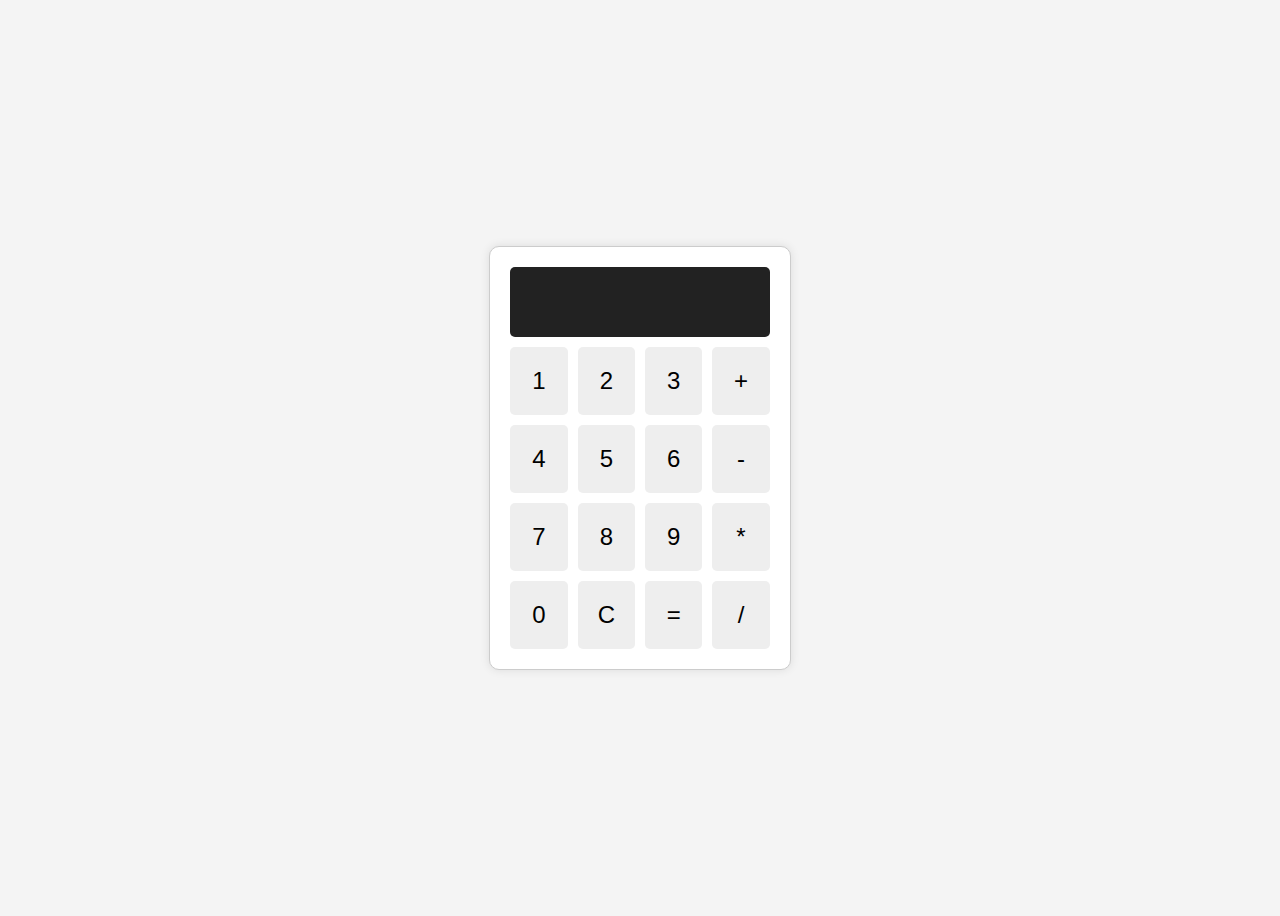
<file: Codsoft/Calculator/index.html>
<!DOCTYPE html>
<html lang="en">
<head>
    <meta charset="UTF-8">
    <meta name="viewport" content="width=device-width, initial-scale=1.0">
    <title>Calculator</title>
    <link rel="stylesheet" href="style.css">
</head>
<body>
    <div class="calculator">
        <div class="display" id="display"></div>
        <div class="buttons">
            <button class="button" onclick="appendNumber('1')">1</button>
            <button class="button" onclick="appendNumber('2')">2</button>
            <button class="button" onclick="appendNumber('3')">3</button>
            <button class="button" onclick="chooseOperation('+')">+</button>
            <button class="button" onclick="appendNumber('4')">4</button>
            <button class="button" onclick="appendNumber('5')">5</button>
            <button class="button" onclick="appendNumber('6')">6</button>
            <button class="button" onclick="chooseOperation('-')">-</button>
            <button class="button" onclick="appendNumber('7')">7</button>
            <button class="button" onclick="appendNumber('8')">8</button>
            <button class="button" onclick="appendNumber('9')">9</button>
            <button class="button" onclick="chooseOperation('*')">*</button>
            <button class="button" onclick="appendNumber('0')">0</button>
            <button class="button" onclick="clearDisplay()">C</button>
            <button class="button" onclick="compute()">=</button>
            <button class="button" onclick="chooseOperation('/')">/</button>
        </div>
    </div>
    <script src="script.js"></script>
</body>
</html>
</file>
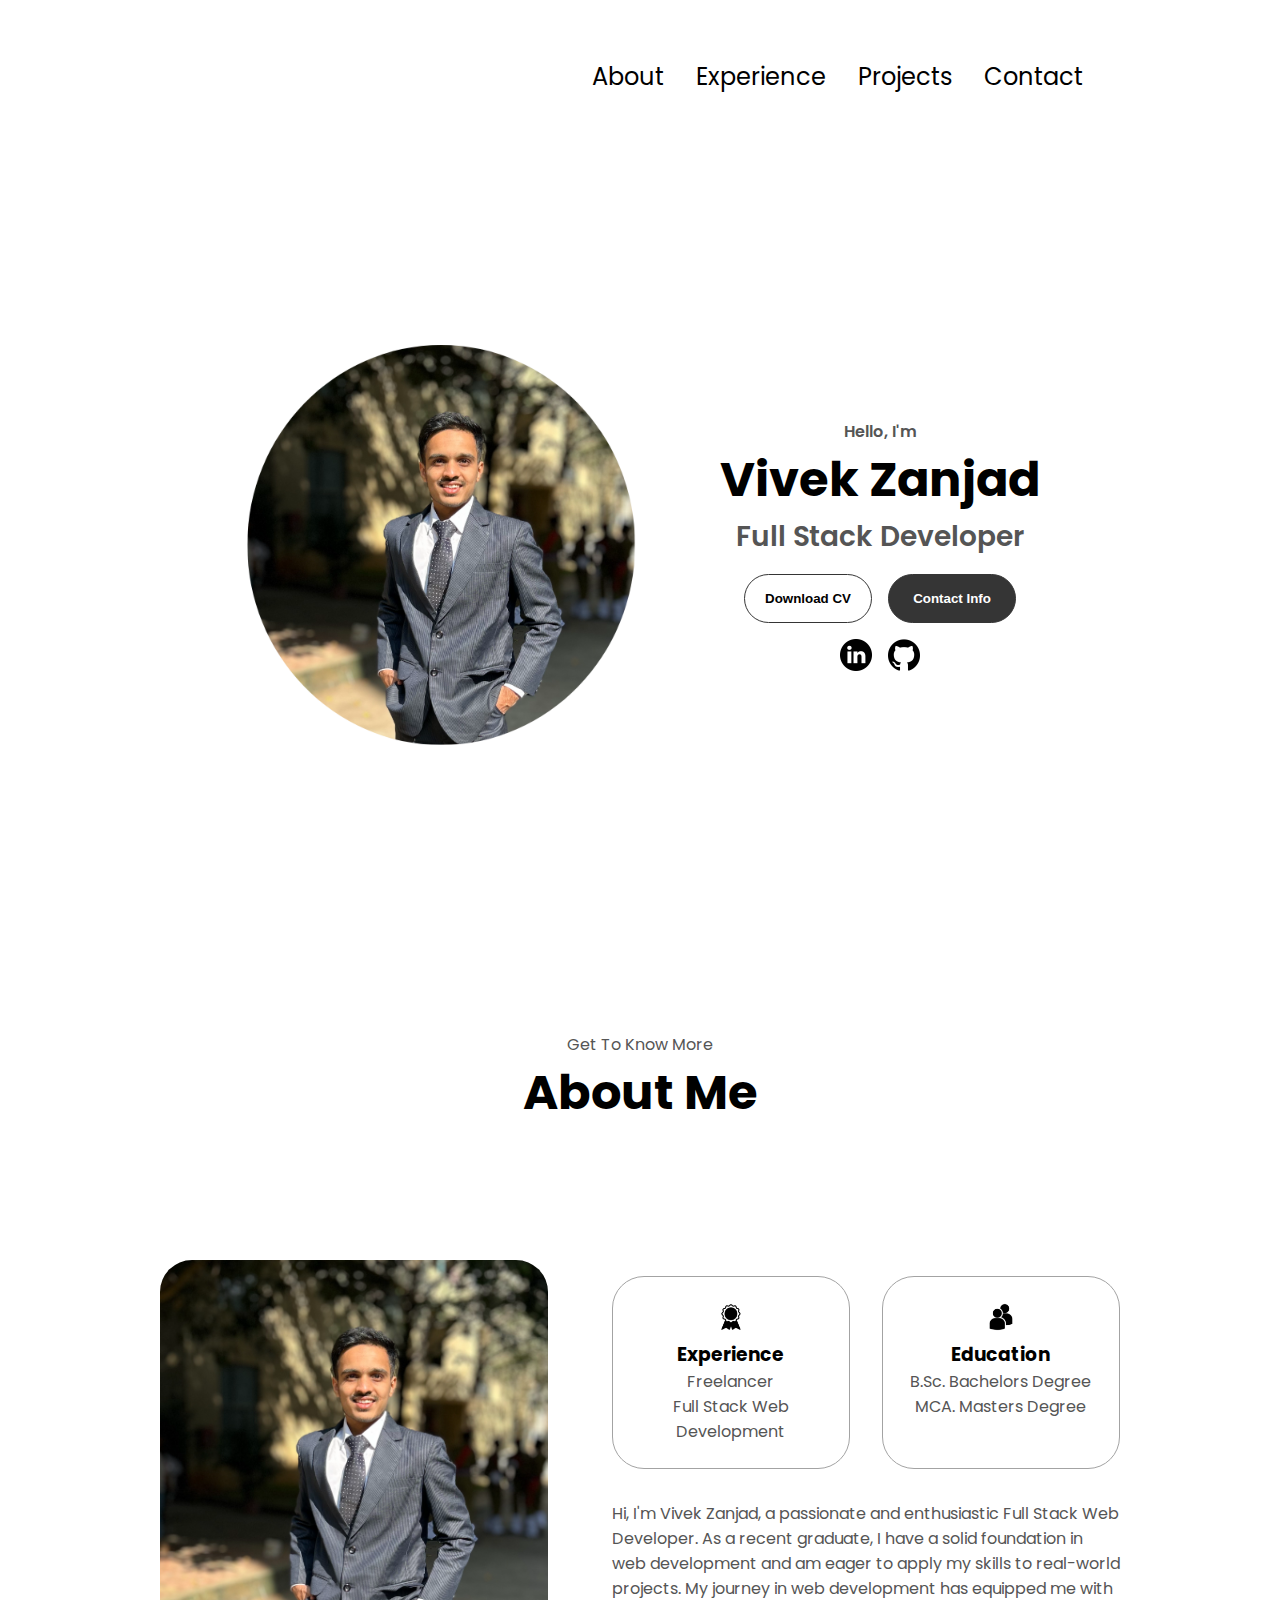
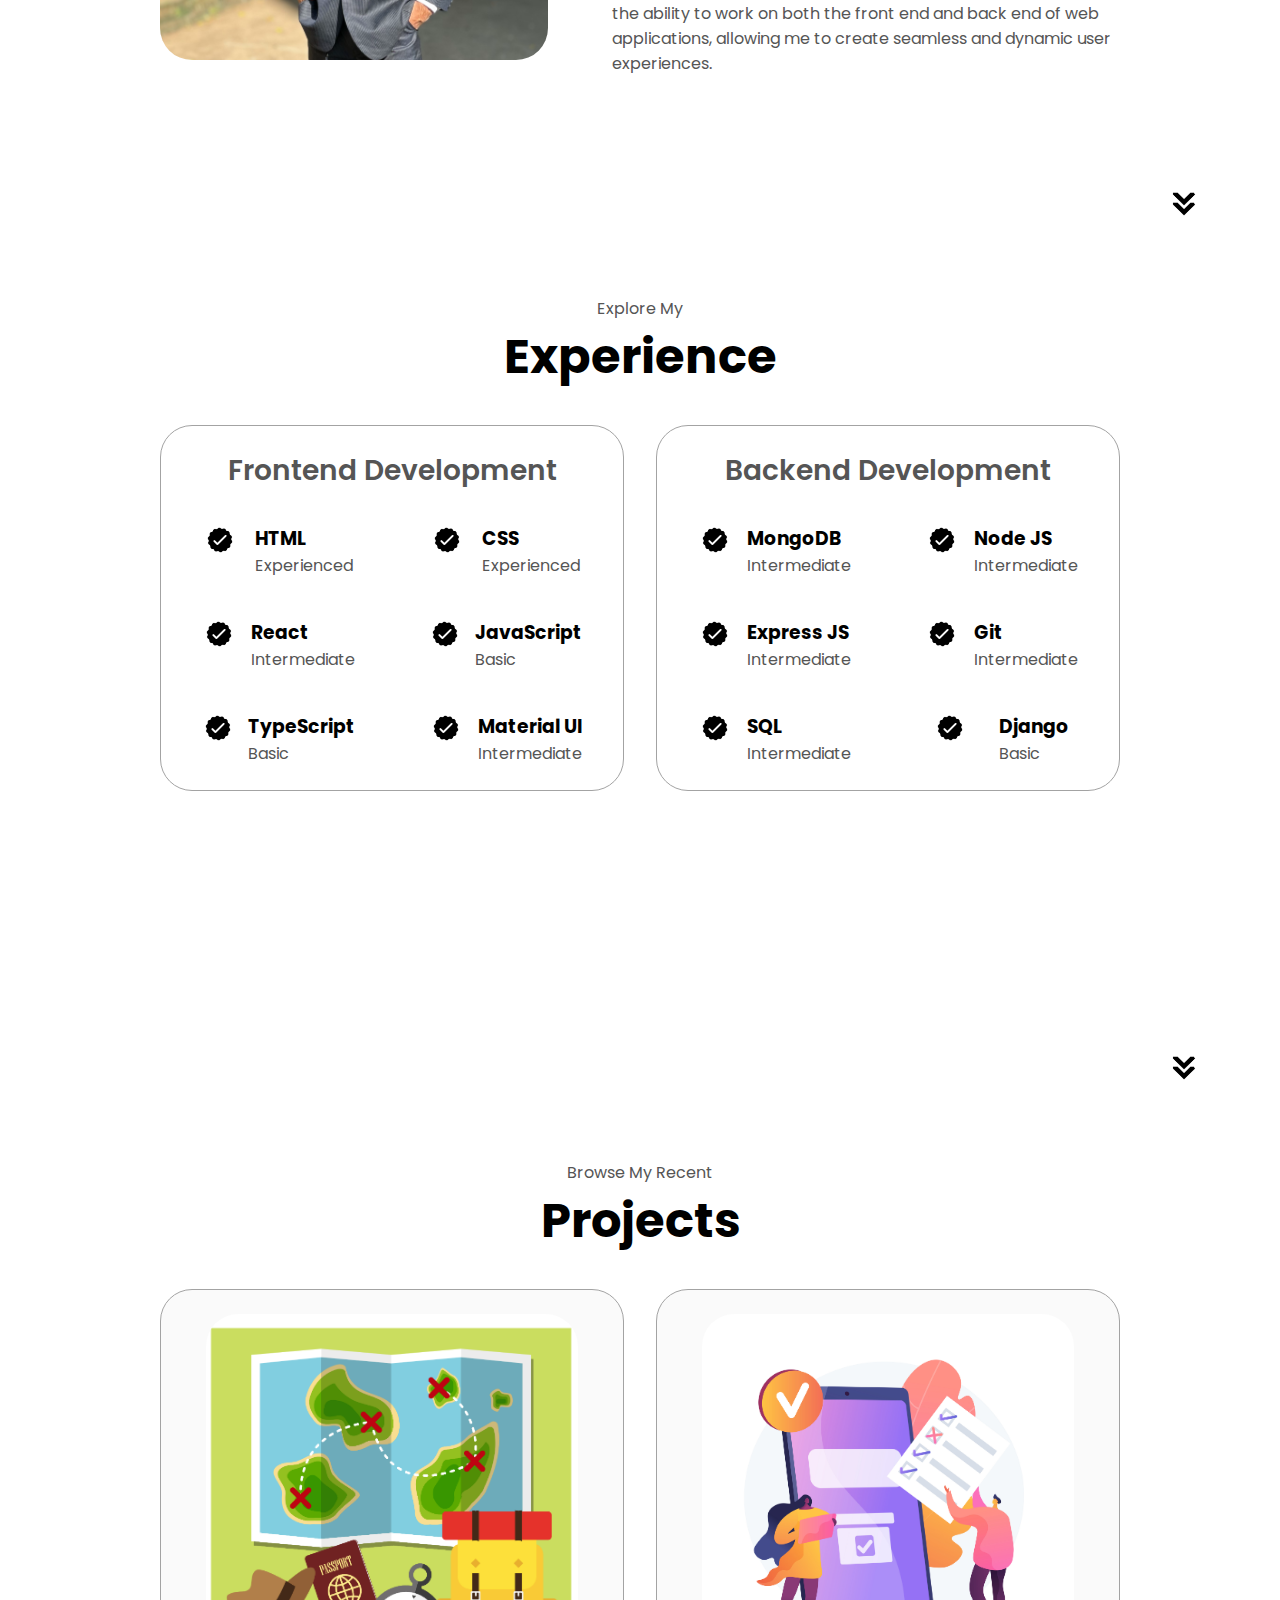
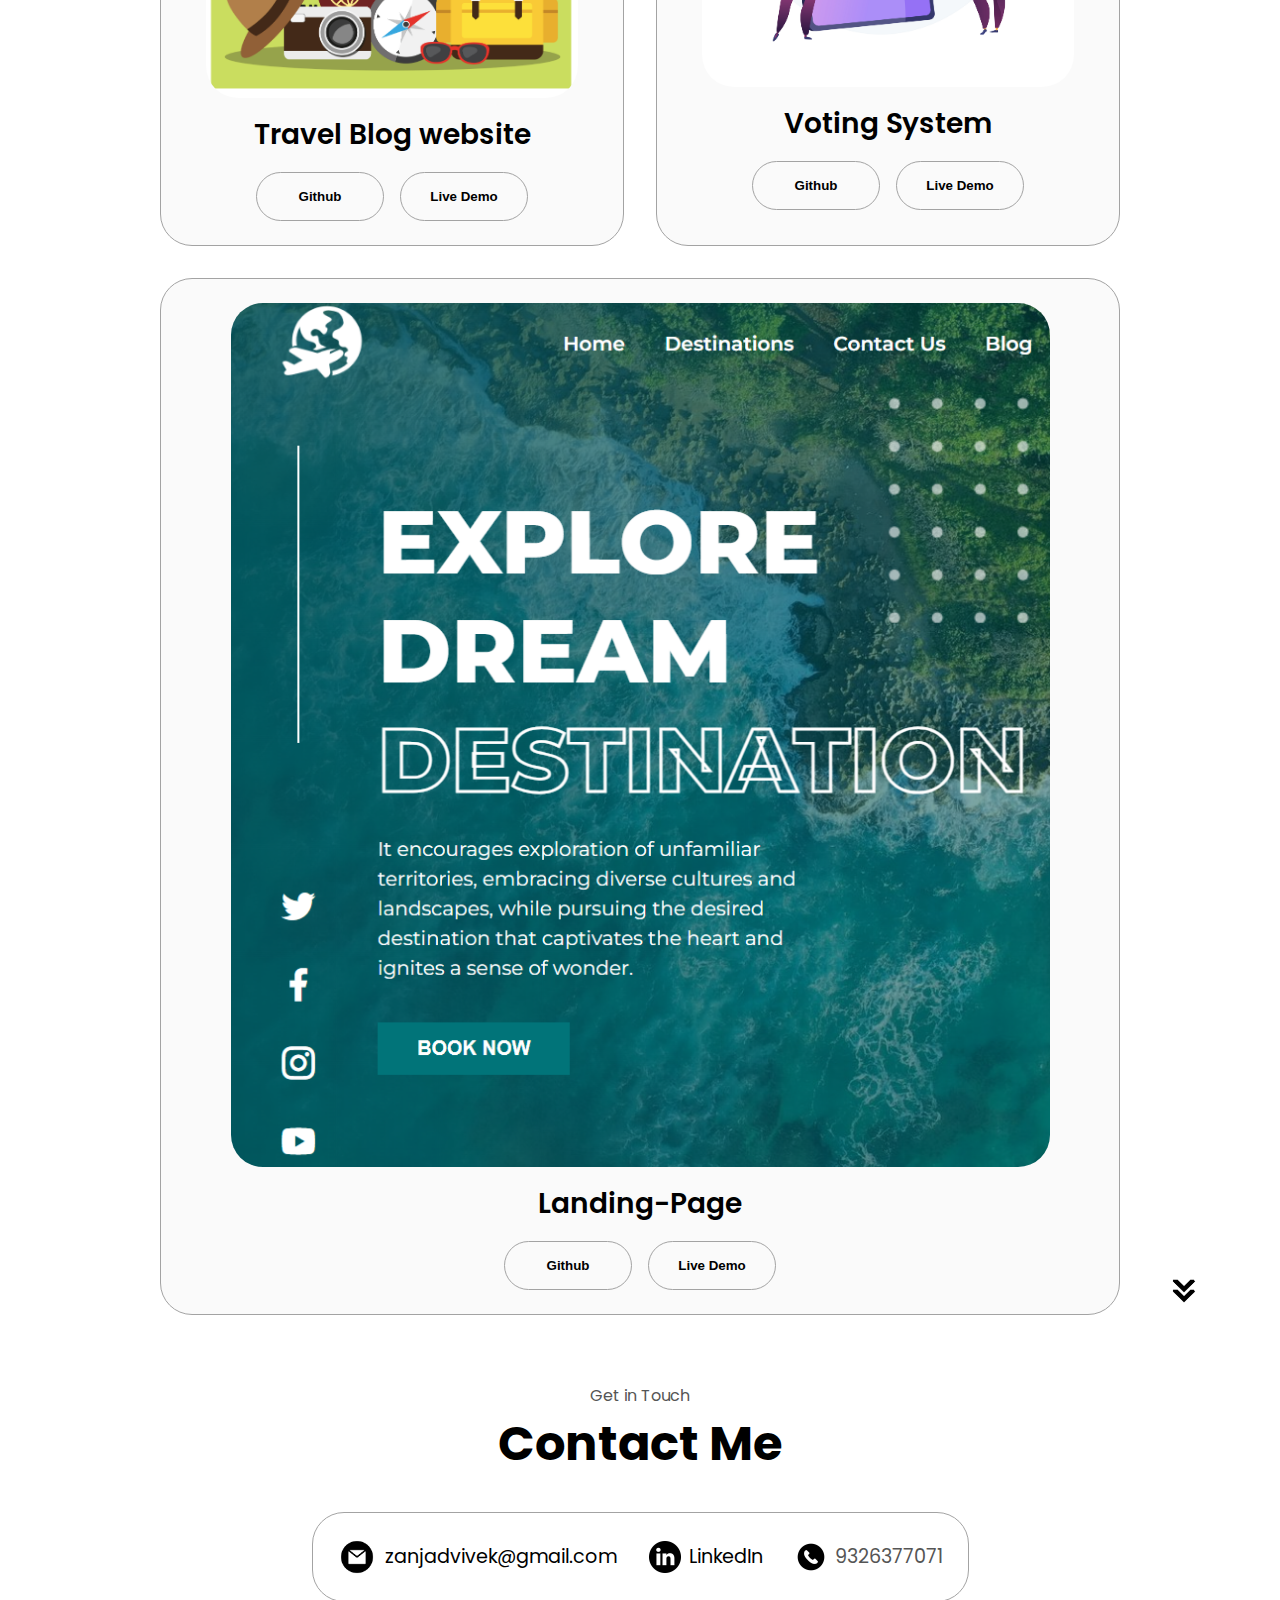
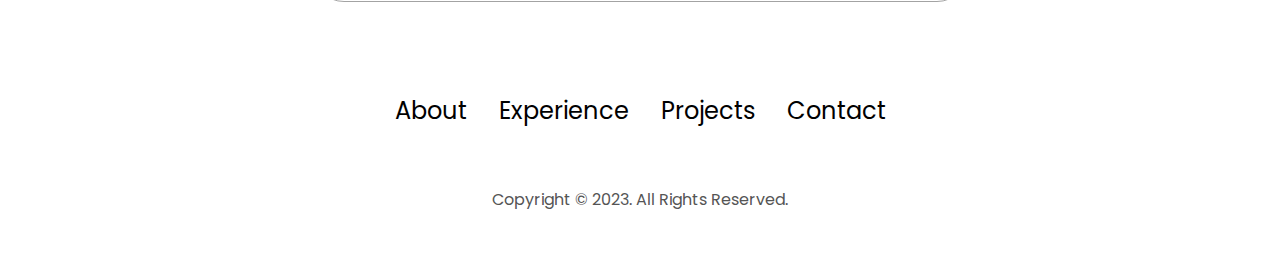
<file: Codsoft/portfolio website/index.html>
<!DOCTYPE html>
<html lang="en">
  <head>
    <meta charset="UTF-8" />
    <meta http-equiv="X-UA-Compatible" content="IE=edge" />
    <meta name="viewport" content="width=device-width, initial-scale=1.0" />
    <title>My Portfolio</title>
    <link rel="stylesheet" href="style.css" />
  </head>
  <body>
    <nav id="desktop-nav">
      <div class="logo"></div>
      <div>
        <ul class="nav-links">
          <li><a href="#about">About</a></li>
          <li><a href="#experience">Experience</a></li>
          <li><a href="#projects">Projects</a></li>
          <li><a href="#contact">Contact</a></li>
        </ul>
      </div>
    </nav>
    <nav id="hamburger-nav">
      <div class="logo">Vivek Zanjad</div>
      <div class="hamburger-menu">
        <div class="hamburger-icon" onclick="toggleMenu()">
          <span></span>
          <span></span>
          <span></span>
        </div>
        <div class="menu-links">
          <li><a href="#about" onclick="toggleMenu()">About</a></li>
          <li><a href="#experience" onclick="toggleMenu()">Experience</a></li>
          <li><a href="#projects" onclick="toggleMenu()">Projects</a></li>
          <li><a href="#contact" onclick="toggleMenu()">Contact</a></li>
        </div>
      </div>
    </nav>
    <section id="profile">
      <div class="section__pic-container">
        <img src="./assets/avtar2.png" alt="John Doe profile picture" />
      </div>
      <div class="section__text">
        <p class="section__text__p1">Hello, I'm</p>
        <h1 class="title">Vivek Zanjad</h1>
        <p class="section__text__p2">Full Stack Developer</p>
        <div class="btn-container">
          <button
            class="btn btn-color-2"
            onclick="window.open('./assets/vivek_resume.pdf')"
          >
            Download CV
          </button>
          <button class="btn btn-color-1" onclick="'toggleMenu()'">
            Contact Info
          </button>
        </div>
        <div id="socials-container">
          <img
            src="./assets/linkedin.png"
            alt="My LinkedIn profile"
            class="icon"
            onclick="location.href='https://www.linkedin.com/in/vivek-zanjad-0b64a7207/'"
          />
          <img
            src="./assets/github.png"
            alt="My Github profile"
            class="icon"
            onclick="location.href='https://github.com/zanjadvivek?tab=overview&from=2024-08-01&to=2024-08-02'"
          />
        </div>
      </div>
    </section>
    <section id="about">
      <p class="section__text__p1">Get To Know More</p>
      <h1 class="title">About Me</h1>
      <div class="section-container">
        <div class="section__pic-container">
          <img
            src="./assets/avtar.png"
            alt="Profile picture"
            class="about-pic"
          />
        </div>
        <div class="about-details-container">
          <div class="about-containers">
            <div class="details-container">
              <img
                src="./assets/experience.png"
                alt="Experience icon"
                class="icon"
              />
              <h3>Experience</h3>
              <p>Freelancer <br />Full Stack Web Development</p>
            </div>
            <div class="details-container">
              <img
                src="./assets/education.png"
                alt="Education icon"
                class="icon"
              />
              <h3>Education</h3>
              <p>B.Sc. Bachelors Degree<br />MCA. Masters Degree</p>
            </div>
          </div>
          <div class="text-container">
            <p>
              Hi, I'm Vivek Zanjad, a passionate and enthusiastic Full Stack Web Developer. As a recent graduate, 
              I have a solid foundation in web development and am eager to apply my skills to real-world projects. 
              My journey in web development has equipped me with the ability to work on both the front end and back end 
              of web applications, allowing me to create seamless and dynamic user experiences.
            </p>
          </div>
        </div>
      </div>
      <img
        src="./assets/arrow.png"
        alt="Arrow icon"
        class="icon arrow"
      />
    </section>
    <section id="experience">
      <p class="section__text__p1">Explore My</p>
      <h1 class="title">Experience</h1>
      <div class="experience-details-container">
        <div class="about-containers">
          <div class="details-container">
            <h2 class="experience-sub-title">Frontend Development</h2>
            <div class="article-container">
              <article>
                <img
                  src="./assets/checkmark.png"
                  alt="Experience icon"
                  class="icon"
                />
                <div>
                  <h3>HTML</h3>
                  <p>Experienced</p>
                </div>
              </article>
              <article>
                <img
                  src="./assets/checkmark.png"
                  alt="Experience icon"
                  class="icon"
                />
                <div>
                  <h3>CSS</h3>
                  <p>Experienced</p>
                </div>
              </article>
              <article>
                <img
                  src="./assets/checkmark.png"
                  alt="Experience icon"
                  class="icon"
                />
                <div>
                  <h3>React</h3>
                  <p>Intermediate</p>
                </div>
              </article>
              <article>
                <img
                  src="./assets/checkmark.png"
                  alt="Experience icon"
                  class="icon"
                />
                <div>
                  <h3>JavaScript</h3>
                  <p>Basic</p>
                </div>
              </article>
              <article>
                <img
                  src="./assets/checkmark.png"
                  alt="Experience icon"
                  class="icon"
                />
                <div>
                  <h3>TypeScript</h3>
                  <p>Basic</p>
                </div>
              </article>
              <article>
                <img
                  src="./assets/checkmark.png"
                  alt="Experience icon"
                  class="icon"
                />
                <div>
                  <h3>Material UI</h3>
                  <p>Intermediate</p>
                </div>
              </article>
            </div>
          </div>
          <div class="details-container">
            <h2 class="experience-sub-title">Backend Development</h2>
            <div class="article-container">
              <article>
                <img
                  src="./assets/checkmark.png"
                  alt="Experience icon"
                  class="icon"
                />
                <div>
                  <h3>MongoDB</h3>
                  <p>Intermediate</p>
                </div>
              </article>
              <article>
                <img
                  src="./assets/checkmark.png"
                  alt="Experience icon"
                  class="icon"
                />
                <div>
                  <h3>Node JS</h3>
                  <p>Intermediate</p>
                </div>
              </article>
              <article>
                <img
                  src="./assets/checkmark.png"
                  alt="Experience icon"
                  class="icon"
                />
                <div>
                  <h3>Express JS</h3>
                  <p>Intermediate</p>
                </div>
              </article>
              <article>
                <img
                  src="./assets/checkmark.png"
                  alt="Experience icon"
                  class="icon"
                />
                <div>
                  <h3>Git</h3>
                  <p>Intermediate</p>
                </div>
              </article>
              <article>
                <img
                  src="./assets/checkmark.png"
                  alt="Experience icon"
                  class="icon"
                />
                <div>
                  <h3>SQL</h3>
                  <p>Intermediate</p>
                </div>
              </article>
              <article>
                <img
                  src="./assets/checkmark.png"
                  alt="Experience icon"
                  class="icon"
                />
                <div>
                  <h3>Django</h3>
                  <p>Basic</p>
                </div>
              </article>
            </div>
          </div>
        </div>
      </div>
      <img
        src="./assets/arrow.png"
        alt="Arrow icon"
        class="icon arrow"
      />
    </section>
    <section id="projects">
      <p class="section__text__p1">Browse My Recent</p>
      <h1 class="title">Projects</h1>
      <div class="experience-details-container">
        <div class="about-containers">
          <div class="details-container color-container">
            <div class="article-container">
              <img
                src="./assets/project1.png"
                alt="Project 1"
                class="project-img"
              />
            </div>
            <h2 class="experience-sub-title project-title">Travel Blog website</h2>
            <div class="btn-container">
              <button
                class="btn btn-color-2 project-btn"
                onclick="location.href='https://github.com/zanjadvivek/Wanderbliss-Travel-website'"
              >
                Github
              </button>
              <button
                class="btn btn-color-2 project-btn"
                onclick="location.href='https://github.com/zanjadvivek/Wanderbliss-Travel-website'"
              >
                Live Demo
              </button>
            </div>
          </div>
          <div class="details-container color-container">
            <div class="article-container">
              <img
                src="./assets/project2.png"
                alt="Project 2"
                class="project-img"
              />
            </div>
            <h2 class="experience-sub-title project-title">Voting System</h2>
            <div class="btn-container">
              <button
                class="btn btn-color-2 project-btn"
                onclick="location.href='https://github.com/zanjadvivek/Online-Voting-System'"
              >
                Github
              </button>
              <button
                class="btn btn-color-2 project-btn"
                onclick="location.href='https://github.com/zanjadvivek/Online-Voting-System'"
              >
                Live Demo
              </button>
            </div>
          </div>
          <div class="details-container color-container">
            <div class="article-container">
              <img
                src="./assets/project3.png"
                alt="Project 3"
                class="project-img"
              />
            </div>
            <h2 class="experience-sub-title project-title">Landing-Page</h2>
            <div class="btn-container">
              <button
                class="btn btn-color-2 project-btn"
                onclick="location.href='https://github.com/zanjadvivek/Landing-Page'"
              >
                Github
              </button>
              <button
                class="btn btn-color-2 project-btn"
                onclick="location.href='https://github.com/zanjadvivek/Landing-Page'"
              >
                Live Demo
              </button>
            </div>
          </div>
        </div>
      </div>
      <img
        src="./assets/arrow.png"
        alt="Arrow icon"
        class="icon arrow"
      />
    </section>
    <section id="contact">
      <p class="section__text__p1">Get in Touch</p>
      <h1 class="title">Contact Me</h1>
      <div class="contact-info-upper-container">
        <div class="contact-info-container">
          <img
            src="./assets/email.png"
            alt="Email icon"
            class="icon contact-icon email-icon"
          />
          <p><a href="mailto:zanjadvivek@gmail.com">zanjadvivek@gmail.com</a></p>
        </div>
        <div class="contact-info-container">
          <img
            src="./assets/linkedin.png"
            alt="LinkedIn icon"
            class="icon contact-icon"
          />
          <p><a href="https://www.linkedin.com/in/vivek-zanjad-0b64a7207/">LinkedIn</a></p>
        </div>
        <div class="contact-info-container">
          <img
            src="./assets/mobile.png"
            alt="LinkedIn icon"
            class="icon contact-icon"
          />
          <p>9326377071</p>
        </div>
      </div>
    </section>
    <footer>
      <nav>
        <div class="nav-links-container">
          <ul class="nav-links">
            <li><a href="#about">About</a></li>
            <li><a href="#experience">Experience</a></li>
            <li><a href="#projects">Projects</a></li>
            <li><a href="#contact">Contact</a></li>
          </ul>
        </div>
      </nav>
      <p>Copyright &#169; 2023. All Rights Reserved.</p>
    </footer>
    <script src="script.js"></script>
  </body>
</html>
</file>
<file: Codsoft/Calculator/style.css>
body {
    display: flex;
    justify-content: center;
    align-items: center;
    height: 100vh;
    background-color: #f4f4f4;
}

.calculator {
    border: 1px solid #ccc;
    padding: 20px;
    border-radius: 10px;
    background-color: white;
    box-shadow: 0px 0px 10px 0px rgba(0,0,0,0.1);
}

.display {
    background-color: #222;
    color: white;
    padding: 10px;
    font-size: 2em;
    text-align: right;
    border-radius: 5px;
    margin-bottom: 10px;
    min-height: 50px;
}

.buttons {
    display: grid;
    grid-template-columns: repeat(4, 1fr);
    grid-gap: 10px;
}

.button {
    padding: 20px;
    font-size: 1.5em;
    background-color: #eee;
    border: none;
    border-radius: 5px;
    cursor: pointer;
    transition: background-color 0.3s;
}

.button:hover {
    background-color: #ccc;
}
</file>
<file: Codsoft/portfolio website/style.css>
/* GENERAL */

@import url("https://fonts.googleapis.com/css2?family=Poppins:wght@300;400;500;600&display=swap");

* {
  margin: 0;
  padding: 0;
}

body {
  font-family: "Poppins", sans-serif;
}

html {
  scroll-behavior: smooth;
}

p {
  color: rgb(85, 85, 85);
}

/* TRANSITION */

a,
.btn {
  transition: all 300ms ease;
}

/* DESKTOP NAV */

nav,
.nav-links {
  display: flex;
}

nav {
  justify-content: space-around;
  align-items: center;
  height: 17vh;
}

.nav-links {
  gap: 2rem;
  list-style: none;
  font-size: 1.5rem;
}

a {
  color: black;
  text-decoration: none;
  text-decoration-color: white;
}

a:hover {
  color: grey;
  text-decoration: underline;
  text-underline-offset: 1rem;
  text-decoration-color: rgb(181, 181, 181);
}

.logo {
  font-size: 2rem;
}

.logo:hover {
  cursor: default;
}

/* HAMBURGER MENU */

#hamburger-nav {
  display: none;
}

.hamburger-menu {
  position: relative;
  display: inline-block;
}

.hamburger-icon {
  display: flex;
  flex-direction: column;
  justify-content: space-between;
  height: 24px;
  width: 30px;
  cursor: pointer;
}

.hamburger-icon span {
  width: 100%;
  height: 2px;
  background-color: black;
  transition: all 0.3 ease-in-out;
}

.menu-links {
  position: absolute;
  top: 100%;
  right: 0;
  background-color: white;
  width: fit-content;
  max-height: 0;
  overflow: hidden;
  transition: all 0.3 ease-in-out;
}

.menu-links a {
  display: block;
  padding: 10px;
  text-align: center;
  font-size: 1.5rem;
  color: black;
  text-decoration: none;
  transition: all 0.3 ease-in-out;
}

.menu-links li {
  list-style: none;
}

.menu-links.open {
  max-height: 300px;
}

.hamburger-icon.open span:first-child {
  transform: rotate(45deg) translate(10px, 5px);
}

.hamburger-icon.open span:nth-child(2) {
  opacity: 0;
}

.hamburger-icon.open span:last-child {
  transform: rotate(-45deg) translate(10px, -5px);
}

.hamburger-icon span:first-child {
  transform: none;
}

.hamburger-icon span:first-child {
  opacity: 1;
}

.hamburger-icon span:first-child {
  transform: none;
}

/* SECTIONS */

section {
  padding-top: 4vh;
  height: 96vh;
  margin: 0 10rem;
  box-sizing: border-box;
  min-height: fit-content;
}

.section-container {
  display: flex;
}

/* PROFILE SECTION */

#profile {
  display: flex;
  justify-content: center;
  gap: 5rem;
  height: 80vh;
}

.section__pic-container {
  display: flex;
  height: 400px;
  width: 400px;
  margin: auto 0;
}

.section__text {
  align-self: center;
  text-align: center;
}

.section__text p {
  font-weight: 600;
}

.section__text__p1 {
  text-align: center;
}

.section__text__p2 {
  font-size: 1.75rem;
  margin-bottom: 1rem;
}

.title {
  font-size: 3rem;
  text-align: center;
}

#socials-container {
  display: flex;
  justify-content: center;
  margin-top: 1rem;
  gap: 1rem;
}

/* ICONS */

.icon {
  cursor: pointer;
  height: 2rem;
}

/* BUTTONS */

.btn-container {
  display: flex;
  justify-content: center;
  gap: 1rem;
}

.btn {
  font-weight: 600;
  transition: all 300ms ease;
  padding: 1rem;
  width: 8rem;
  border-radius: 2rem;
}

.btn-color-1,
.btn-color-2 {
  border: rgb(53, 53, 53) 0.1rem solid;
}

.btn-color-1:hover,
.btn-color-2:hover {
  cursor: pointer;
}

.btn-color-1,
.btn-color-2:hover {
  background: rgb(53, 53, 53);
  color: white;
}

.btn-color-1:hover {
  background: rgb(0, 0, 0);
}

.btn-color-2 {
  background: none;
}

.btn-color-2:hover {
  border: rgb(255, 255, 255) 0.1rem solid;
}

.btn-container {
  gap: 1rem;
}

/* ABOUT SECTION */

#about {
  position: relative;
}

.about-containers {
  gap: 2rem;
  margin-bottom: 2rem;
  margin-top: 2rem;
}

.about-details-container {
  justify-content: center;
  flex-direction: column;
}

.about-containers,
.about-details-container {
  display: flex;
}

.about-pic {
  border-radius: 2rem;
}

.arrow {
  position: absolute;
  right: -5rem;
  bottom: 2.5rem;
}

.details-container {
  padding: 1.5rem;
  flex: 1;
  background: white;
  border-radius: 2rem;
  border: rgb(53, 53, 53) 0.1rem solid;
  border-color: rgb(163, 163, 163);
  text-align: center;
}

.section-container {
  gap: 4rem;
  height: 80%;
}

.section__pic-container {
  height: 400px;
  width: 400px;
  margin: auto 0;
}

/* EXPERIENCE SECTION */

#experience {
  position: relative;
}

.experience-sub-title {
  color: rgb(85, 85, 85);
  font-weight: 600;
  font-size: 1.75rem;
  margin-bottom: 2rem;
}

.experience-details-container {
  display: flex;
  justify-content: center;
  flex-direction: column;
}

.article-container {
  display: flex;
  text-align: initial;
  flex-wrap: wrap;
  flex-direction: row;
  gap: 2.5rem;
  justify-content: space-around;
}

article {
  display: flex;
  width: 10rem;
  justify-content: space-around;
  gap: 0.5rem;
}

article .icon {
  cursor: default;
}

/* PROJECTS SECTION */

#projects {
  position: relative;
}

.color-container {
  border-color: rgb(163, 163, 163);
  background: rgb(250, 250, 250);
}

.project-img {
  border-radius: 2rem;
  width: 90%;
  height: 90%;
}

.project-title {
  margin: 1rem;
  color: black;
}

.project-btn {
  color: black;
  border-color: rgb(163, 163, 163);
}

/* CONTACT */

#contact {
  display: flex;
  justify-content: center;
  flex-direction: column;
  height: 70vh;
}

.contact-info-upper-container {
  display: flex;
  justify-content: center;
  border-radius: 2rem;
  border: rgb(53, 53, 53) 0.1rem solid;
  border-color: rgb(163, 163, 163);
  background: (250, 250, 250);
  margin: 2rem auto;
  padding: 0.5rem;
}

.contact-info-container {
  display: flex;
  align-items: center;
  justify-content: center;
  gap: 0.5rem;
  margin: 1rem;
}

.contact-info-container p {
  font-size: larger;
}

.contact-icon {
  cursor: default;
}

.email-icon {
  height: 2.5rem;
}

/* FOOTER SECTION */

footer {
  height: 26vh;
  margin: 0 1rem;
}

footer p {
  text-align: center;
}



/* Media Quries */
@media screen and (max-width: 1400px) {
  #profile {
    height: 83vh;
    margin-bottom: 6rem;
  }
  .about-containers {
    flex-wrap: wrap;
  }
  #contact,
  #projects {
    height: fit-content;
  }
}

@media screen and (max-width: 1200px) {
  #desktop-nav {
    display: none;
  }
  #hamburger-nav {
    display: flex;
  }
  #experience,
  .experience-details-container {
    margin-top: 2rem;
  }
  #profile,
  .section-container {
    display: block;
  }
  .arrow {
    display: none;
  }
  section,
  .section-container {
    height: fit-content;
  }
  section {
    margin: 0 5%;
  }
  .section__pic-container {
    width: 275px;
    height: 275px;
    margin: 0 auto 2rem;
  }
  .about-containers {
    margin-top: 0;
  }
}

@media screen and (max-width: 600px) {
  #contact,
  footer {
    height: 40vh;
  }
  #profile {
    height: 83vh;
    margin-bottom: 0;
  }
  article {
    font-size: 1rem;
  }
  footer nav {
    height: fit-content;
    margin-bottom: 2rem;
  }
  .about-containers,
  .contact-info-upper-container,
  .btn-container {
    flex-wrap: wrap;
  }
  .contact-info-container {
    margin: 0;
  }
  .contact-info-container p,
  .nav-links li a {
    font-size: 1rem;
  }
  .experience-sub-title {
    font-size: 1.25rem;
  }
  .logo {
    font-size: 1.5rem;
  }
  .nav-links {
    flex-direction: column;
    gap: 0.5rem;
    text-align: center;
  }
  .section__pic-container {
    width: auto;
    height: 46vw;
    justify-content: center;
  }
  .section__text__p2 {
    font-size: 1.25rem;
  }
  .title {
    font-size: 2rem;
  }
  .text-container {
    text-align: justify;
  }
}
</file>
